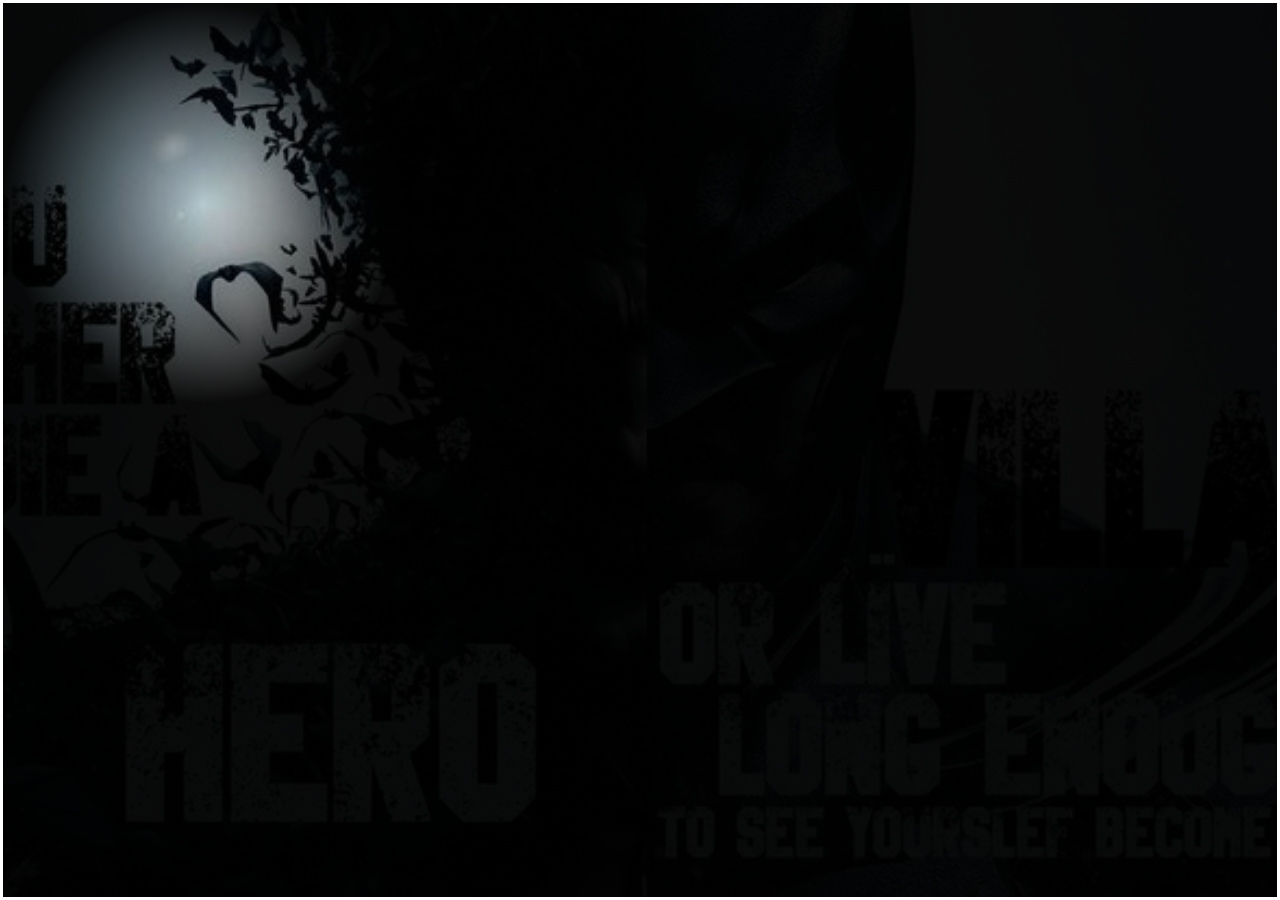
<file: class10/index.html>
<!DOCTYPE html>
<html lang="en">
<head>
    <meta charset="UTF-8">
    <meta name="viewport" content="width=device-width, initial-scale=1.0">
    <title>Document</title>
    <link rel="stylesheet" href="style.css">
</head>
<body>
    <main>
        <section>
            
        </section>
    </main>
    <script src="script.js"></script>
</body>
</html>
</file>
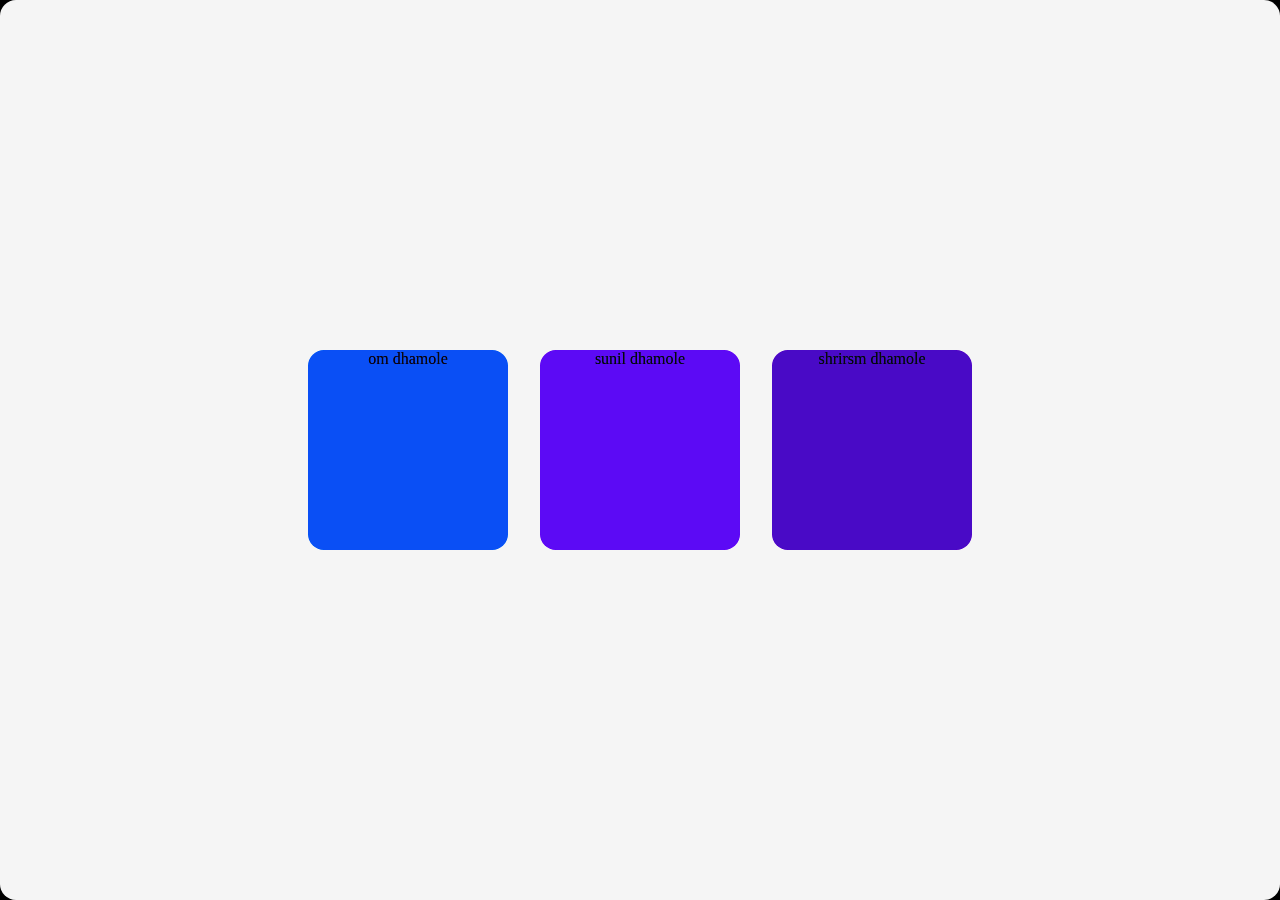
<file: class13/index.html>
<!DOCTYPE html>
<html lang="en">
<head>
    <meta charset="UTF-8">
    <meta name="viewport" content="width=device-width, initial-scale=1.0">
    <title>Document</title>
    <link rel="stylesheet" href="style.css">
</head>
<body>
    <main>
        <div class="one box">om dhamole</div>
        <div class="two box">sunil dhamole</div>
        <div class="three box">shrirsm dhamole</div>
        <div class="ancher"></div>
    </main>
    <script src="script.js"></script>
</body>
</html>
</file>
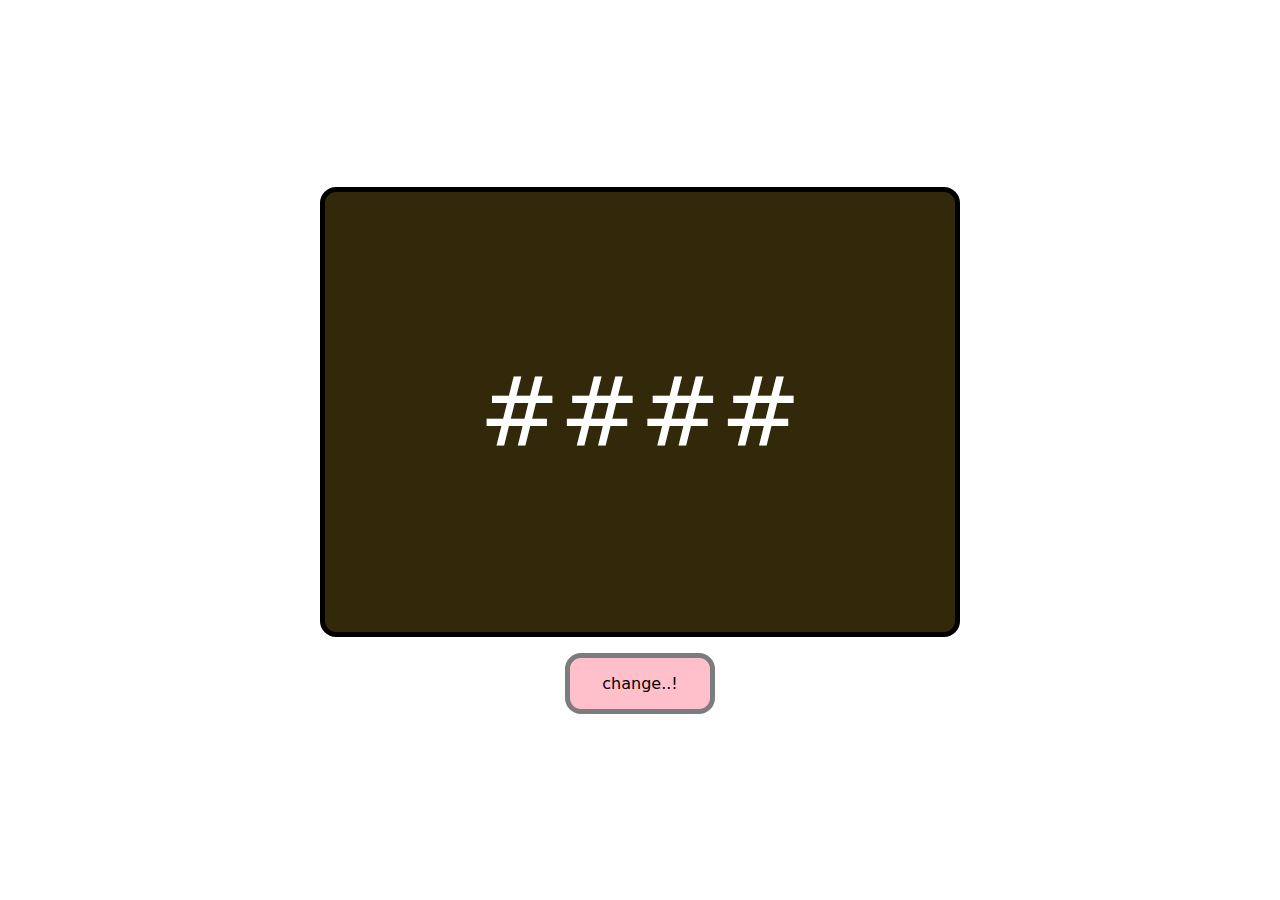
<file: class2/index.html>
<!DOCTYPE html>
<html lang="en">
<head>
    <meta charset="UTF-8">
    <meta name="viewport" content="width=device-width, initial-scale=1.0">
    <title>Document</title>
    <link rel="stylesheet" href="style.css">
</head>
<body>
    <main>
        <div class="one">
            ####
        </div>
        <button>change..!</button>
    </main>
    <script src="script.js"></script>
</body>
</html>
</file>
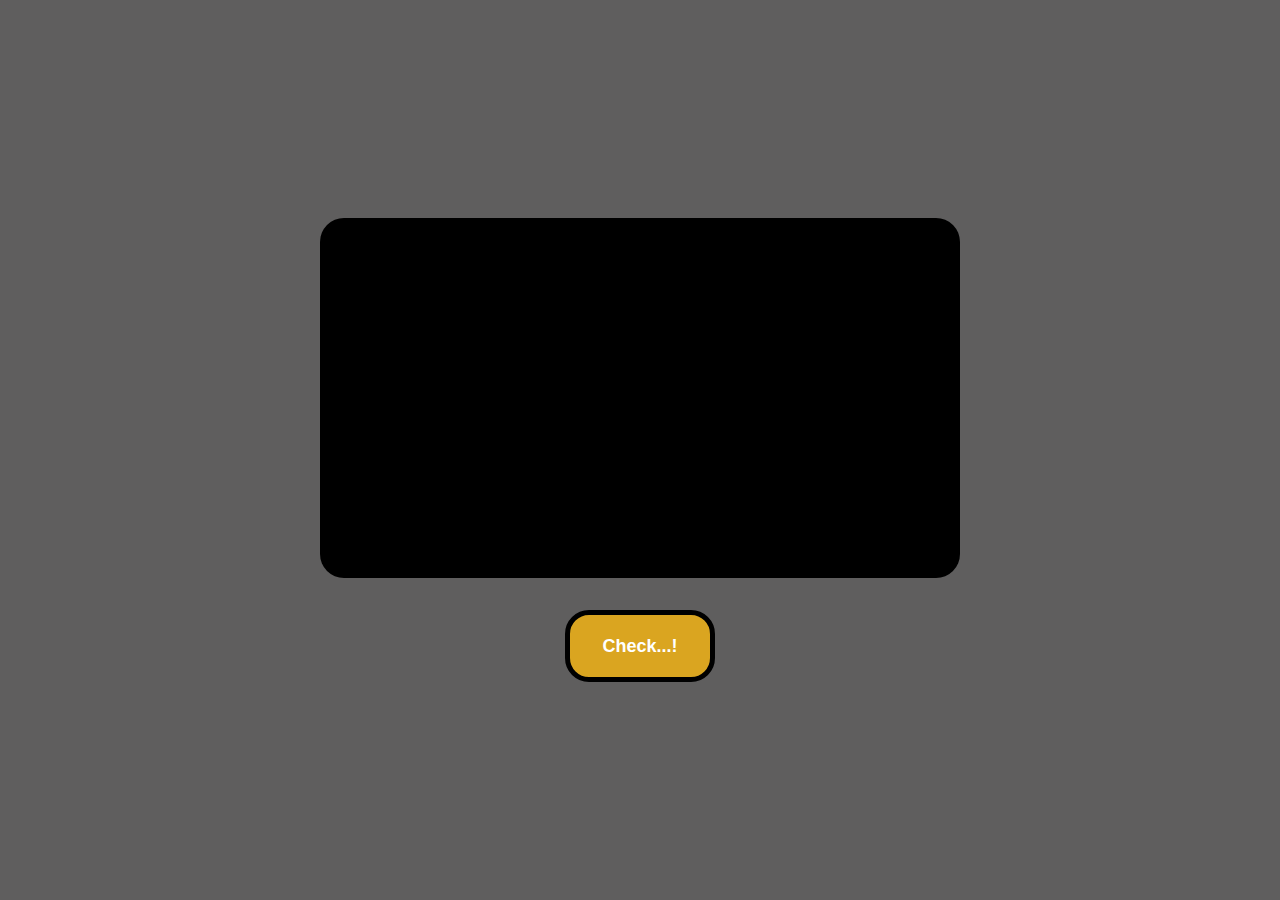
<file: class3/index.html>
<!DOCTYPE html>
<html lang="en">
<head>
    <meta charset="UTF-8">
    <meta name="viewport" content="width=device-width, initial-scale=1.0">
    <title>Document</title>
    <link rel="stylesheet" href="style.css">
</head>
<body>
    <main>
        <div class="text">
        <h1>####</h1>
        <h2>####</h2>
        <h3>####</h3>
        </div>
        <button>Check...!</button>
    </main>

    <script src="script.js"></script>
</body>
</html>
</file>
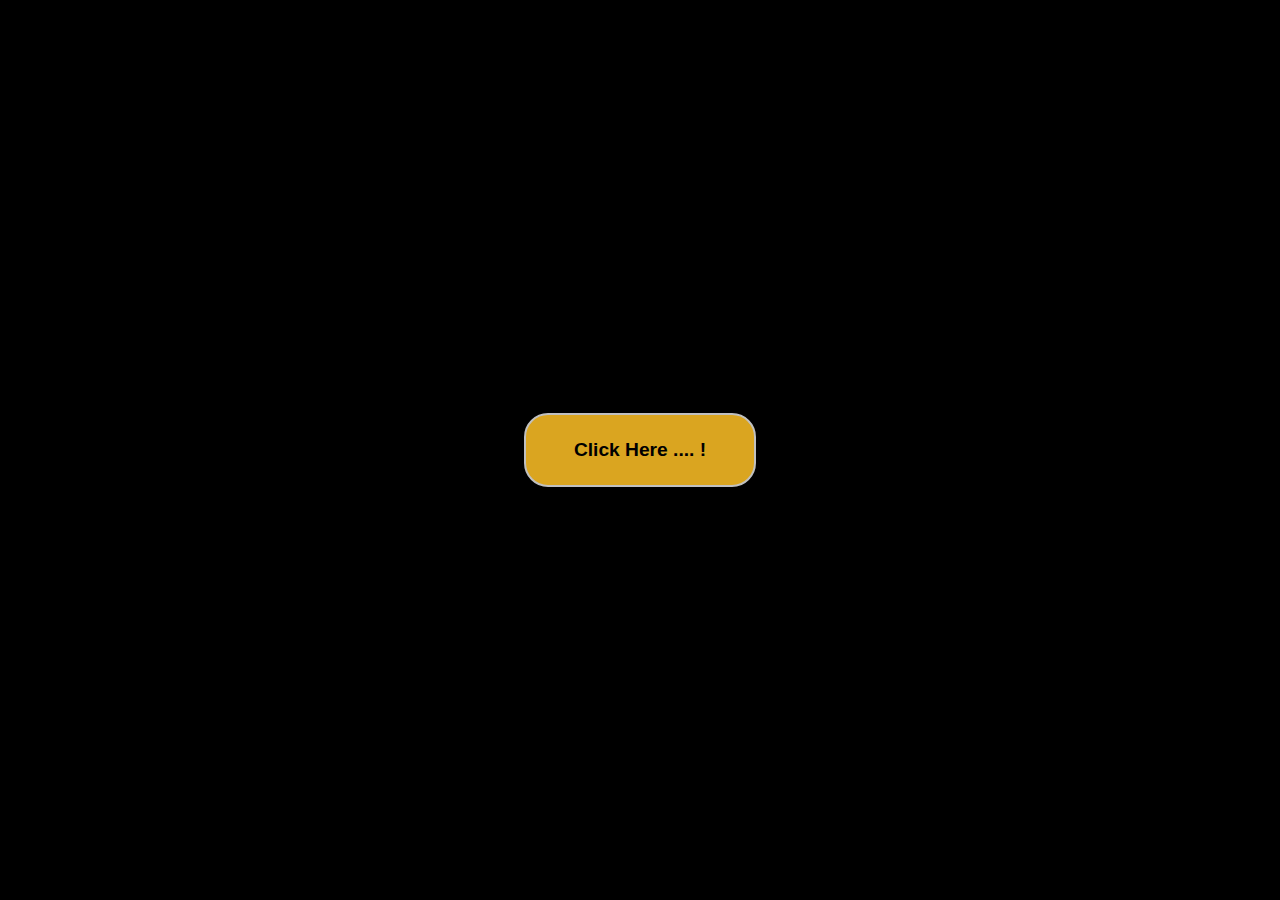
<file: class4/index.html>
<!DOCTYPE html>
<html lang="en">
<head>
    <meta charset="UTF-8">
    <meta name="viewport" content="width=device-width, initial-scale=1.0">
    <title>Document</title>
    <link rel="stylesheet" href="style.css">
</head>
<body>
    <main>
        <button>Click Here .... !</button>
    </main>
    <script src="script.js"></script>
</body>
</html>
</file>
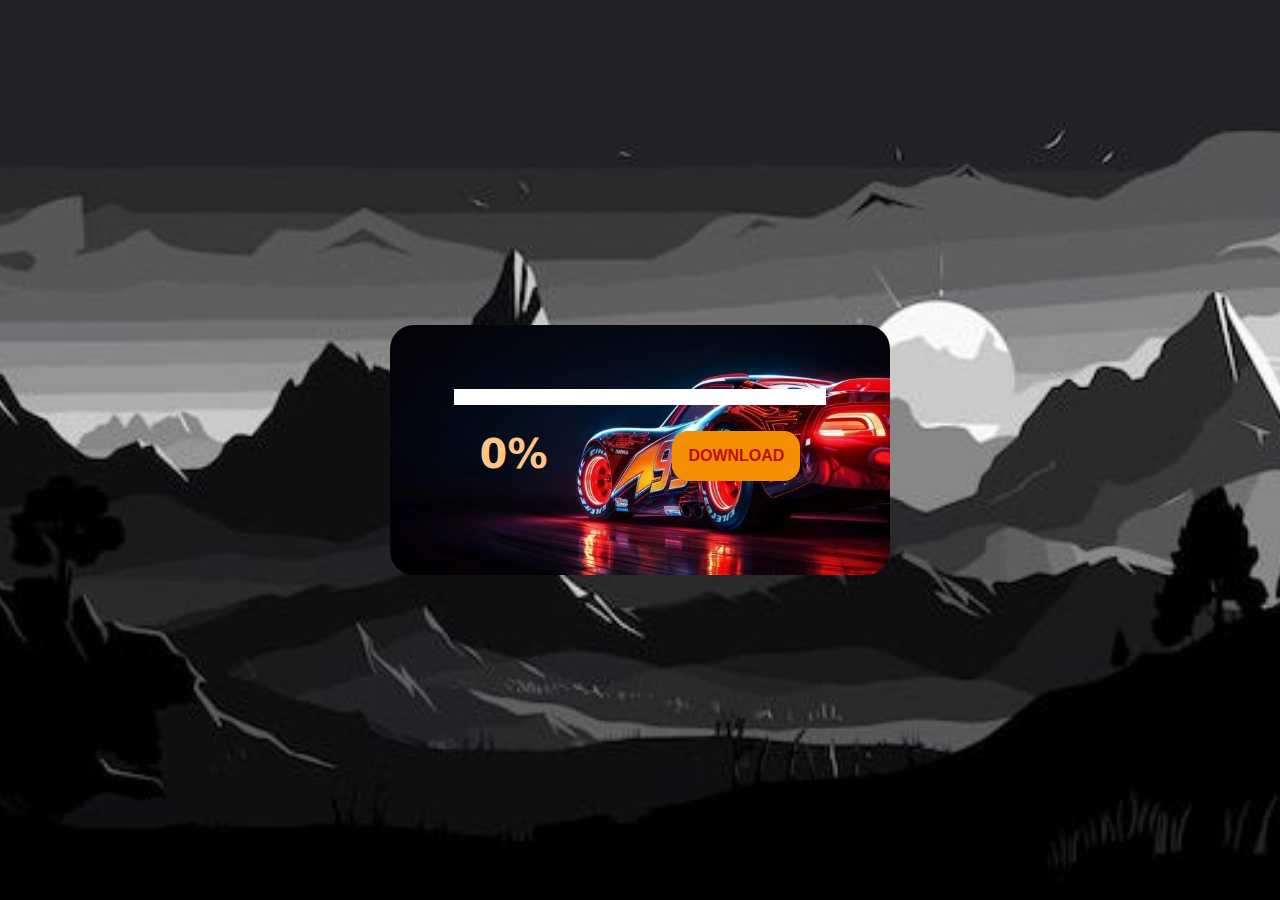
<file: class5/index.html>
<!DOCTYPE html>
<html lang="en">

<head>
    <meta charset="UTF-8">
    <meta name="viewport" content="width=device-width, initial-scale=1.0">
    <title>Document</title>
    <link rel="stylesheet" href="style.css">
</head>

<body>
    <main>
        <section>
            <div class="outer">
                <div class="inner">
                </div>
            </div>

            <div class="text">
                <h1>0%</h1>
                <button>DOWNLOAD</button>
            </div>
        </section>
        <script src="script.js"></script>
    </main>
</body>

</html>
</file>
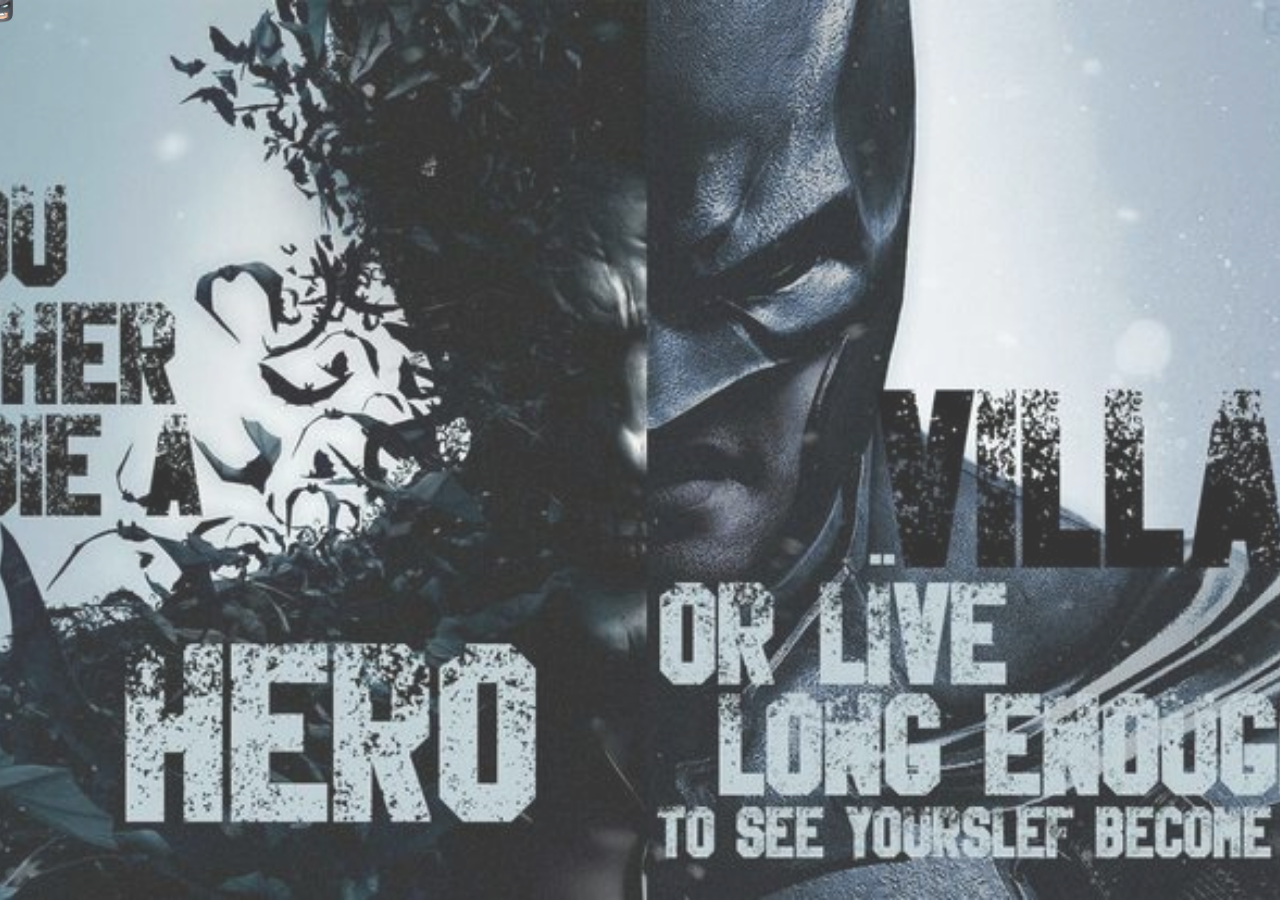
<file: class8/index.html>
<!DOCTYPE html>
<html lang="en">
<head>
    <meta charset="UTF-8">
    <meta name="viewport" content="width=device-width, initial-scale=1.0">
    <title>Document</title>
    <link rel="stylesheet" href="style.css">
</head>
<body>
    <main class="mainn">
        <img src="./_batcur.png" alt="" class="bat">
    </main>
    <script src="script.js"></script>
</body>
</html>
</file>
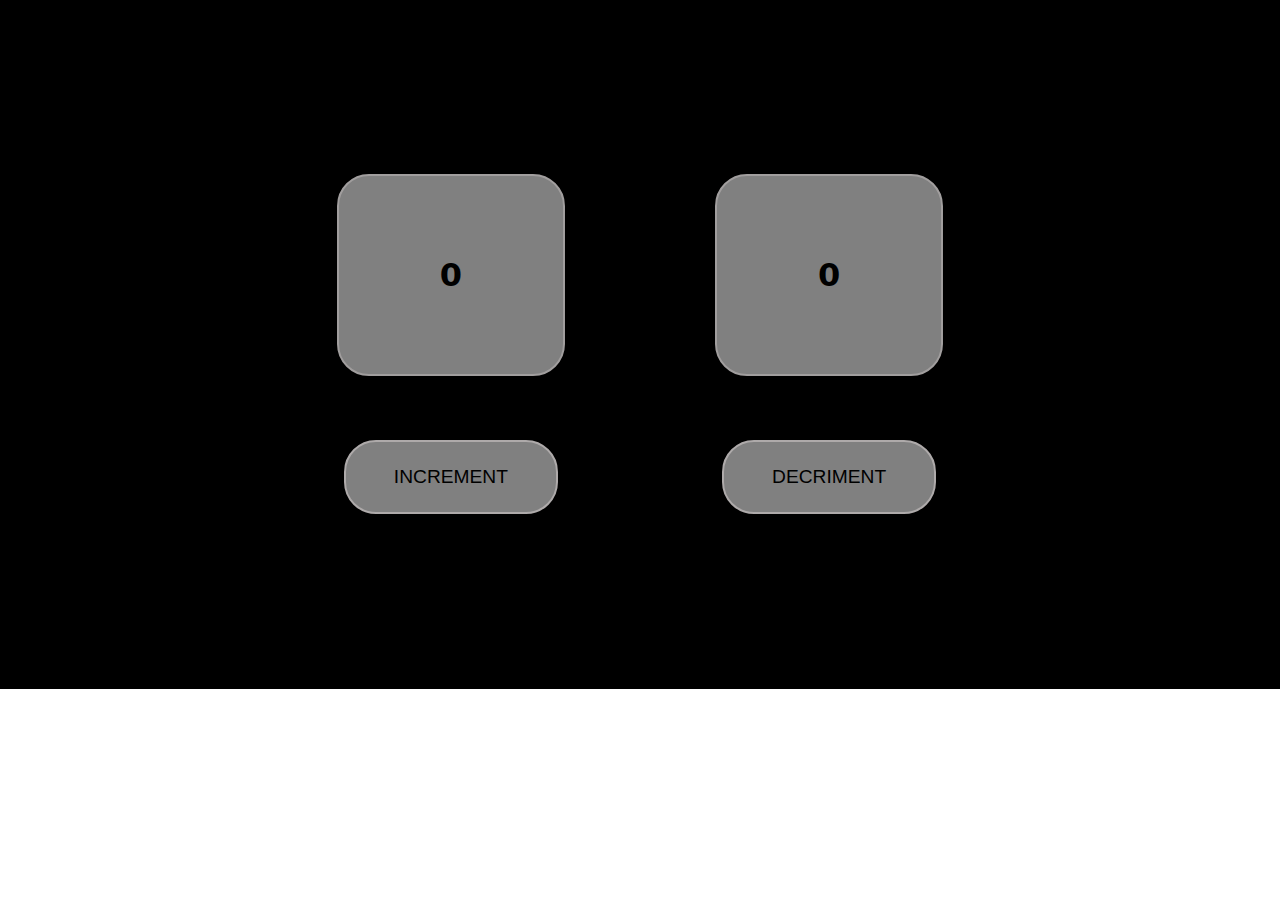
<file: IMPLIMENTATION/index.html>
<!DOCTYPE html>
<html lang="en">
<head>
    <meta charset="UTF-8">
    <meta name="viewport" content="width=device-width, initial-scale=1.0">
    <title>IMPLEMENTATION OF DOM</title>
    <link rel="stylesheet" href="style.css">
</head>
<body>
    <main>
        <section class="first">
            <h1>0</h1>
        </section>
        <section class="second">
            <h1>0</h1>
        </section>
        <section class="third">
            <button>INCREMENT</button>
        </section>
        <section class="fifth"> 
            <button>DECRIMENT</button>
        </section>
    </main>
    <script src="script.js"></script>
</body>
</html>
</file>
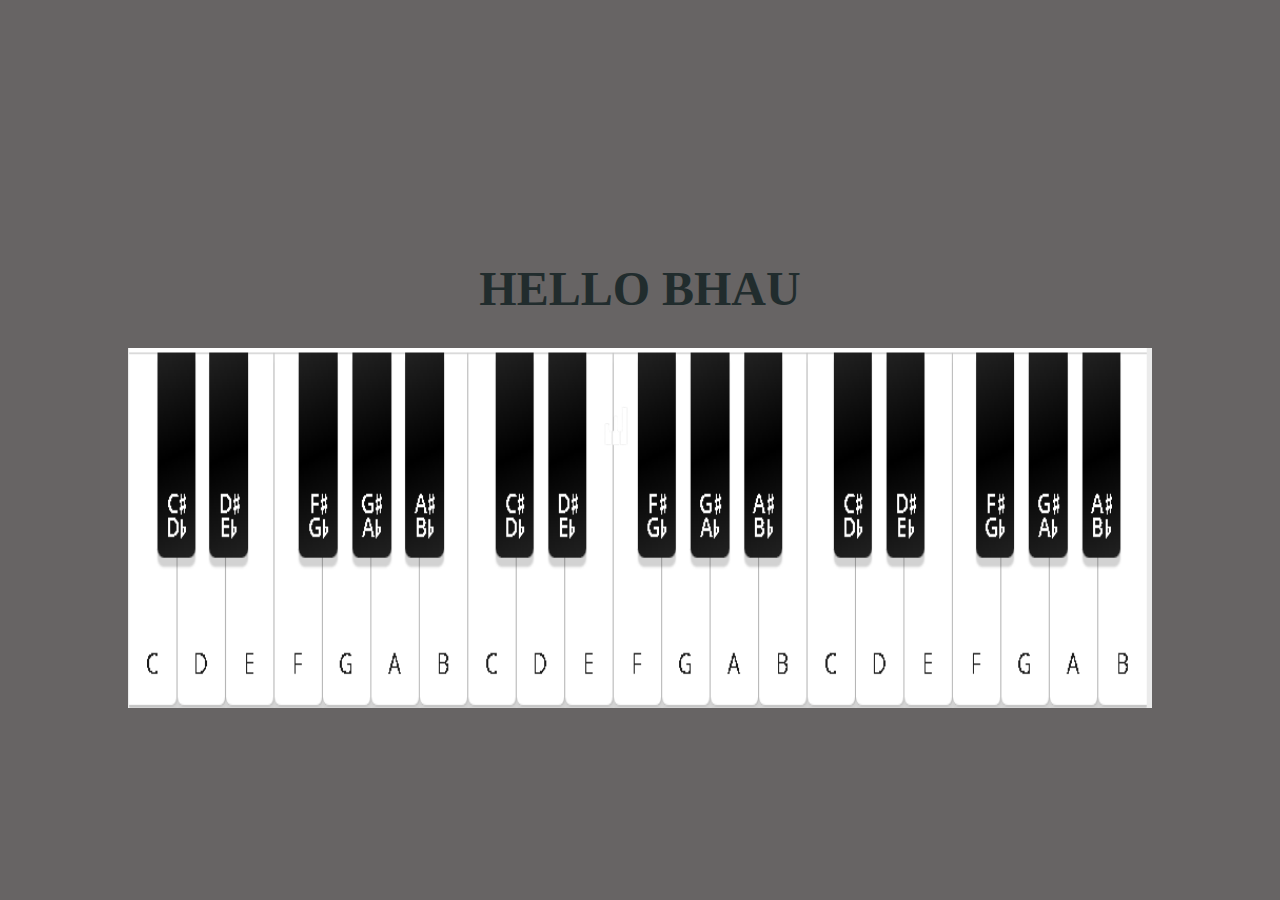
<file: class9/inde.html>
<!DOCTYPE html>
<html lang="en">
<head>
    <meta charset="UTF-8">
    <meta name="viewport" content="width=device-width, initial-scale=1.0">
    <title>Document</title>
    <link rel="stylesheet" href="style.css">
</head>
<body>
    <main class="main">
        <h2>dont click here</h2>
        <h1>hello bhau</h1>
        <img src="./main img.png" alt="" class="one">
        <img src="./images-removebg-preview.png" alt="" class="img">
    </main>
    <script src="script.js"></script>
</body>
</html>
</file>
<file: class10/style.css>
* {
  padding: 0;
  margin: 0;
  box-sizing: border-box;
}

body,
html {
  height: 100%;
  width: 100%;
}

:root {
  --x: 200px;
  --y: 200px;
}

main {
  height: 100%;
  width: 100%;
  background-image: url(./Batman\ wallpaper.jpg);
  background-position: center;
  background-size: cover;
  text-align: center;
  position: relative;
}
main section {
  height: 100%;
  width: 100%;
  border: 3px solid white;
  background: radial-gradient(200px at var(--x) var(--y), rgba(255, 166, 0, 0), rgba(0, 0, 0, 0.954));
  display: flex;
  align-items: center;
  justify-content: center;
}
main section h1 {
  font-size: 3rem;
  font-family: system-ui, -apple-system, BlinkMacSystemFont, "Segoe UI", Roboto, Oxygen, Ubuntu, Cantarell, "Open Sans", "Helvetica Neue", sans-serif;
  font-weight: 900;
  text-transform: uppercase;
  color: rgb(255, 255, 255);
  padding: 0.5rem 1rem;
  transform: scale(0.8);
}
main section h1:hover {
  border-radius: 1rem;
  transform: scale(1);
}/*# sourceMappingURL=style.css.map */
</file>
<file: class13/style.css>
* {
  padding: 0;
  margin: 0;
  box-sizing: border-box;
}

body,
html {
  height: 100%;
  width: 100%;
  overflow: hidden;
}

main {
  height: 100%;
  width: 100%;
  display: flex;
  align-items: center;
  justify-content: center;
  gap: 2rem;
  background-color: black;
  anchor-name: --first;
  color: white;
  text-align: center;
  overflow: hidden;
}
main .box {
  height: 200px;
  width: 200px;
  border-radius: 1rem;
  z-index: 99;
}
main .box:hover {
  anchor-name: --first;
}
main .one {
  background-color: rgb(255, 166, 0);
}
main .two {
  background-color: rgb(153, 255, 0);
}
main .three {
  background-color: rgb(172, 255, 47);
}
main .ancher {
  position: absolute;
  position-anchor: --first;
  background-color: whitesmoke;
  border-radius: 1rem;
  top: anchor(top);
  bottom: anchor(bottom);
  left: anchor(left);
  right: anchor(right);
  pointer-events: none;
  transition: all 0.4s linear;
  mix-blend-mode: difference;
  z-index: 999;
}/*# sourceMappingURL=style.css.map */
</file>
<file: class2/style.css>
* {
  padding: 0;
  margin: 0;
  box-sizing: border-box;
  font-family: system-ui, -apple-system, BlinkMacSystemFont, "Segoe UI", Roboto, Oxygen, Ubuntu, Cantarell, "Open Sans", "Helvetica Neue", sans-serif;
}

body,
html {
  height: 100%;
  width: 100%;
}

main {
  display: flex;
  align-items: center;
  justify-content: center;
  flex-direction: column;
  gap: 1rem;
  width: 100%;
  height: 100%;
}
main div.one {
  height: 50vh;
  display: flex;
  align-items: center;
  justify-content: center;
  color: white;
  font-size: 6rem;
  width: 50vw;
  border: 5px solid black;
  border-radius: 1rem;
  background-color: rgb(50, 40, 10);
}
main button {
  padding: 1rem 2rem;
  font-size: 1rem;
  background-color: pink;
  border: 5px solid rgb(124, 124, 125);
  border-radius: 1rem;
}
main button:active {
  transform: scale(0.9);
  background-color: gold;
}/*# sourceMappingURL=style.css.map */
</file>
<file: class3/style.css>
* {
  padding: 0;
  margin: 0;
  box-sizing: border-box;
}

html,
body {
  width: 100%;
  height: 100%;
  font-family: system-ui, -apple-system, BlinkMacSystemFont, "Segoe UI", Roboto, Oxygen, Ubuntu, Cantarell, "Open Sans", "Helvetica Neue", sans-serif;
}

main {
  height: 100%;
  width: 100%;
  display: flex;
  flex-direction: column;
  align-items: center;
  justify-content: center;
  gap: 2rem;
  background-color: rgb(95, 94, 94);
}
main .text {
  height: 40%;
  width: 50%;
  display: flex;
  flex-direction: column;
  align-items: center;
  justify-content: center;
  gap: 1.5rem;
  background-color: black;
  color: rgb(0, 0, 0);
  border-radius: 1.5rem;
}
main button {
  padding: 1.3rem 2rem;
  background-color: goldenrod;
  color: white;
  font-weight: 900;
  font-size: large;
  border: 5px solid black;
  border-radius: 1.5rem;
}
main button:active {
  background-color: gold;
  transform: scale(0.9);
}/*# sourceMappingURL=style.css.map */
</file>
<file: class4/style.css>
* {
  padding: 0;
  margin: 0;
  box-sizing: border-box;
}

body,
html {
  height: 100%;
  width: 100%;
  font-family: system-ui, -apple-system, BlinkMacSystemFont, "Segoe UI", Roboto, Oxygen, Ubuntu, Cantarell, "Open Sans", "Helvetica Neue", sans-serif;
  overflow: hidden;
}

main {
  width: 100%;
  height: 100%;
  background-color: black;
  display: flex;
  flex-direction: column;
  align-items: center;
  justify-content: center;
}
main button {
  padding: 1.5rem 3rem;
  border: 2px solid silver;
  background-color: goldenrod;
  border-radius: 1.5rem;
  font-weight: 900;
  font-size: larger;
  cursor: pointer;
  position: relative;
  z-index: 999;
}
main button:active {
  background-color: gold;
  transform: scale(0.9);
}/*# sourceMappingURL=style.css.map */
</file>
<file: class5/style.css>
* {
  padding: 0;
  margin: 0;
  box-sizing: border-box;
}

body,
html {
  width: 100%;
  height: 100%;
  font-family: system-ui, -apple-system, BlinkMacSystemFont, "Segoe UI", Roboto, Oxygen, Ubuntu, Cantarell, "Open Sans", "Helvetica Neue", sans-serif;
}

main {
  background-image: url(./section\ bg.jpg);
  background-position: center;
  background-size: cover;
  width: 100%;
  height: 100%;
  display: flex;
  align-items: center;
  justify-content: center;
}
main section {
  background-image: url(./super\ car.jpg);
  background-position: center;
  background-size: cover;
  height: 250px;
  width: 500px;
  border-radius: 1.5rem;
  padding: 4rem;
}
main section .outer {
  background-color: rgb(255, 255, 255);
  height: 1rem;
}
main section .outer .inner {
  background-color: rgb(12, 206, 5);
  height: 1rem;
  width: 0%;
}
main section .text {
  display: flex;
  justify-content: space-between;
  padding: 1.6rem;
  color: #FDC686;
}
main section .text button {
  padding: 1rem 1rem;
  font-weight: 600;
  font-size: 1rem;
  border-radius: 1rem;
  border: none;
  background-color: #F48F03;
  color: rgb(191, 12, 12);
}
main section .text button:active {
  transform: scale(0.95);
  background-color: rgb(191, 12, 12);
}
main section .text h1 {
  font-weight: 700;
  font-size: 2.5rem;
}/*# sourceMappingURL=style.css.map */
</file>
<file: class8/style.css>
* {
  padding: 0;
  margin: 0;
  box-sizing: border-box;
}

body,
html {
  height: 100%;
  width: 100%;
  font-family: system-ui, -apple-system, BlinkMacSystemFont, "Segoe UI", Roboto, Oxygen, Ubuntu, Cantarell, "Open Sans", "Helvetica Neue", sans-serif;
  cursor: none;
}

main {
  position: relative;
  height: 100%;
  width: 100%;
  background-image: url(./Batman\ wallpaper.jpg);
  background-position: bottom;
  background-repeat: no-repeat;
  background-size: cover;
  opacity: 0.8;
}
main .bat {
  height: 50px;
  width: 50px;
  position: fixed;
  transform: translate(-50%, -50%);
}/*# sourceMappingURL=style.css.map */
</file>
<file: IMPLIMENTATION/style.css>
* {
  padding: 0;
  margin: 0;
  box-sizing: border-box;
}

body,
html {
  height: 100%;
  width: 100%;
  font-family: system-ui, -apple-system, BlinkMacSystemFont, "Segoe UI", Roboto, Oxygen, Ubuntu, Cantarell, "Open Sans", "Helvetica Neue", sans-serif;
}

main {
  width: 100%;
  background-color: black;
  display: grid;
  flex-direction: column;
  gap: 4rem;
  justify-content: center;
  align-items: center;
  padding: 10.9rem 13.5rem;
  justify-items: center;
  grid-template-areas: "one two" "three four";
}
main section.first {
  background-color: gray;
  width: 30%;
  padding: 2rem 7rem;
  border: 2px solid rgb(161, 158, 158);
  border-radius: 2rem;
  display: grid;
  flex-direction: column;
  gap: 0;
  justify-content: center;
  align-items: center;
  grid-area: one;
}
main section.first h1 {
  padding: 3rem 2rem;
}
main section.second {
  background-color: gray;
  width: 30%;
  padding: 2rem 7rem;
  border: 2px solid rgb(161, 158, 158);
  border-radius: 2rem;
  display: grid;
  flex-direction: column;
  gap: 0;
  justify-content: center;
  align-items: center;
  grid-area: two;
}
main section.second h1 {
  padding: 3rem 2rem;
}
main section.third {
  width: 30%;
  padding: 0rem 1.5rem;
  border-radius: 2rem;
  display: grid;
  flex-direction: column;
  gap: 0;
  justify-content: center;
  align-items: center;
  grid-area: three;
}
main section.third button {
  padding: 1.5rem 3rem;
  background-color: gray;
  border-radius: 2rem;
  border: 2px solid rgb(174, 170, 170);
  font-size: larger;
}
main section.fifth {
  width: 30%;
  padding: 0rem 1.5rem;
  border-radius: 2rem;
  display: grid;
  flex-direction: column;
  gap: 0;
  justify-content: center;
  align-items: center;
  grid-area: four;
}
main section.fifth button {
  padding: 1.5rem 3rem;
  background-color: gray;
  border-radius: 2rem;
  border: 2px solid rgb(174, 170, 170);
  font-size: larger;
}/*# sourceMappingURL=style.css.map */
</file>
<file: class9/style.css>
* {
  padding: 0;
  margin: 0;
  box-sizing: border-box;
}

body,
html {
  width: 100%;
  height: 100%;
}

main {
  width: 100%;
  height: 100%;
  background-color: rgba(39, 36, 36, 0.705);
  display: flex;
  flex-direction: column;
  justify-content: center;
  align-items: center;
  position: relative;
}
main h1 {
  padding-bottom: 2rem;
  font-weight: 900;
  font-size: 3rem;
  text-transform: uppercase;
  color: rgb(33, 44, 45);
}
main h2 {
  padding-bottom: 2rem;
  font-weight: 900;
  font-size: 2rem;
  text-transform: uppercase;
  color: rgb(33, 44, 45);
  opacity: 0;
}
main .one {
  width: 80%;
  height: 40%;
}
main .img {
  position: fixed;
  z-index: 999;
  height: 3rem;
  width: 3rem;
  transform: translate(-50%, -50%);
}/*# sourceMappingURL=style.css.map */
</file>
